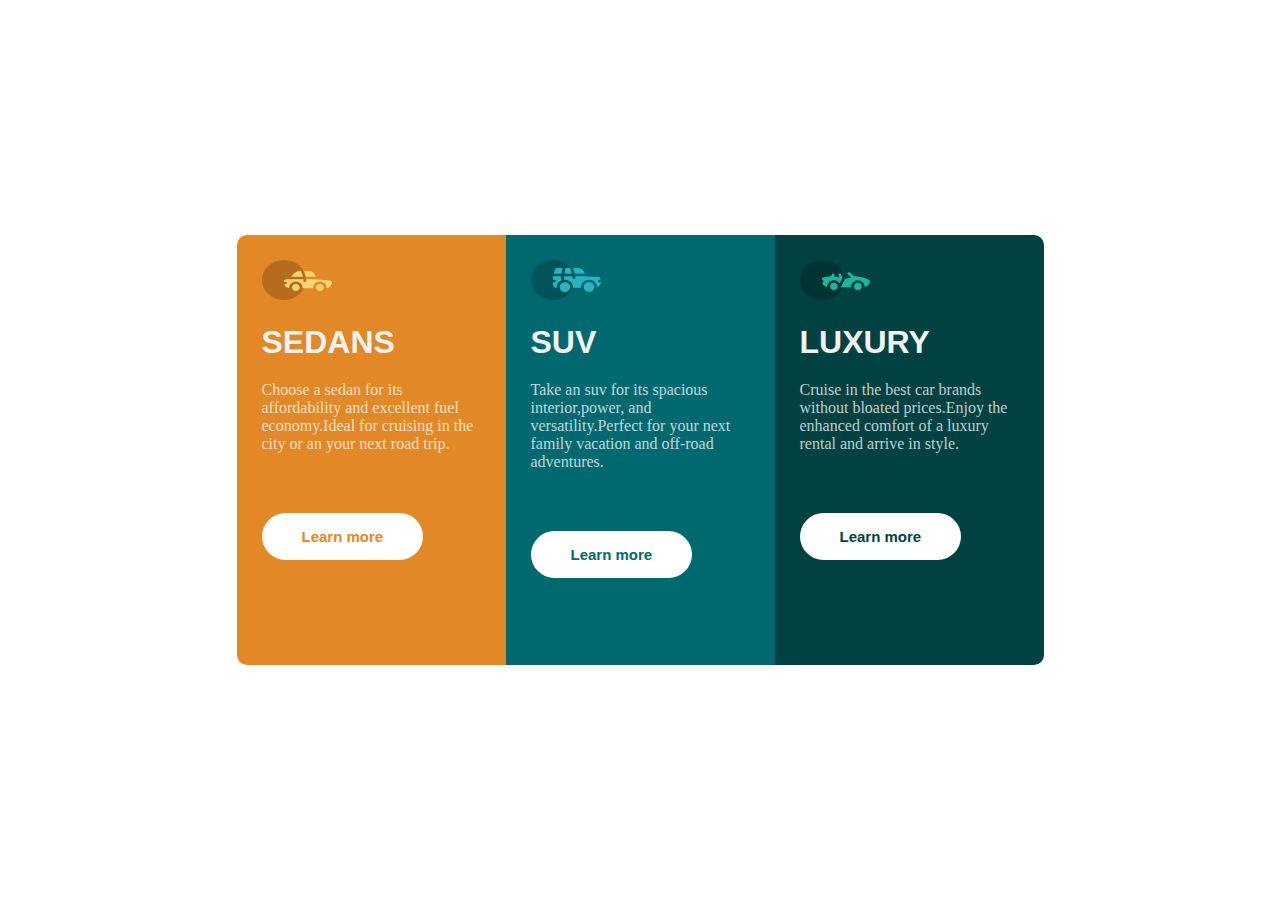
<file: CSS FLEX BOX/index.html>
<!DOCTYPE html>
<html lang="en">
<head>
    <meta charset="UTF-8">
    <meta http-equiv="X-UA-Compatible" content="IE=edge">
    <meta name="viewport" content="width=device-width, initial-scale=1.0">
    <title>flex layout</title>
    <link rel="stylesheet" href="style.css"/>
</head>
<body>
     

   <div class="box-container">
      <div class="box box1">
        <div class="content">
          <img src="icon-sedans.svg" alt="sedan logo" width="70px" height="40">
          <h1>SEDANS</h1>
          <p>Choose a sedan for its affordability and excellent fuel economy.Ideal
            for cruising in the city or an your next road trip.
          </p>
          <button class="btn btn1">Learn more</button>
        </div>
    
      </div>
      <div class="box box2">
        <div class="content">
          <img src="icon-suvs.svg" alt="suvs logo" width="70px" height="40">
          <h1>SUV</h1>
          <p>Take an suv for its spacious interior,power, and versatility.Perfect 
            for your next family vacation and off-road adventures.
          </p>
          <button class="btn btn2">Learn more</button>
        </div>
    
      </div>
      <div class="box box3">
        <div class="content">
          <img src="icon-luxury.svg" alt="luxury logo" width="70px" height="40">
          <h1>LUXURY</h1>
          <p>Cruise in the best car brands without bloated prices.Enjoy the enhanced
             comfort of a luxury rental and arrive in style.
          </p>
          <button class="btn btn3">Learn more</button>
        </div>
    
      </div>
      
    </div>
        
   </main> 
</body>
</html>
</file>
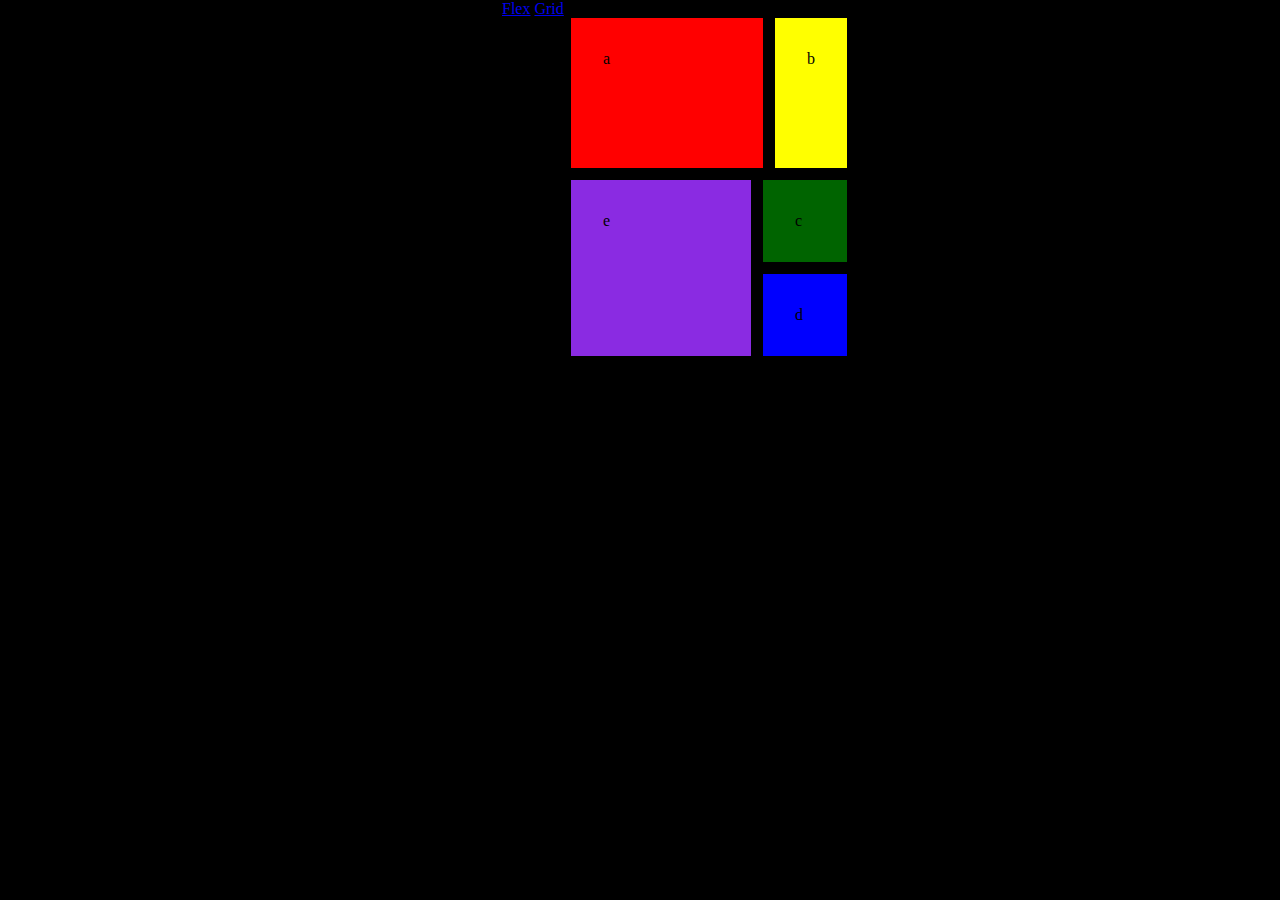
<file: GRID LAYOUT/grid.html>
<!DOCTYPE html>
<html lang="en">
<head>
    <meta charset="UTF-8">
    <meta http-equiv="X-UA-Compatible" content="IE=edge">
    <meta name="viewport" content="width=device-width, initial-scale=1.0">
    <title>Grid</title>
    <link rel="stylesheet" href="style1.css"/>
</head>
<body>
     <nav class="navbar background">
     <a href="index.html">Flex</a>
     <a href="grid.html">Grid</a>
    
<main>
    <div class="item-a">a</div>
    <div class="item-b">b</div> 
    <div class="item-c">c</div>
    <div class="item-d">d</div>
    <div class="item-e">e</div>


</main>


    
</body>
</html>
</file>
<file: CSS FLEX BOX/style.css>
*{
   margin: 0;
   padding: 0;
   box-sizing: border-box;
}
body{
   width: 100%;
   min-height: 100vh;
   display: flex;
   justify-content: center;
   align-content: center;
   
   }
.box-container{
   width: 100%;
   max-width: 1440px;
   display: flex;
   justify-content: center;
   align-items: center;
   flex-flow: wrap;
}
.box{
   width: 269px;
   padding: 15px;
   min-height: 430px;
}
.box1{
   background-color: hsl(31, 77%, 52%);
   border-top-left-radius: 10px;
   border-bottom-left-radius: 10px;
}
.box2{
   background-color: hsl(184, 100%, 22%);
  
}
.box3{
   background-color: hsl(179, 100%, 13%);
   border-top-right-radius: 10px;
   border-bottom-right-radius: 10px;
}
.content{
   padding: 10px;
}
 h1{
    color: hsl(0, 0%, 95%);
    text-transform: uppercase;
    font-family: 'Lexend Deca', sans-serif; 
    margin: 20px 0;
   
 }
 p{
    color: hsla(0, 0%, 100%, 0.75);
    font-family: 'Big-Shoulders Display', cursive;
 }
 .btn{
    margin: 60px 0;
    padding: 15px 40px;
    border: 0;
    border-radius: 30px;
    outline: none;
    background-color: #fff;
    font-size: 15px;
    cursor: pointer;
    font-family: 'Lexend Deca', sans-serif;
    font-weight: 700;

 }
 .btn1{
    color: hsl(31, 77%, 52%);
 }
     
.btn2{
    color: hsl(184, 100%, 22%);
 }
     
.btn3{
    color: hsl(179, 100%, 13%);
 }
     
 .btn:hover{
    background-color: transparent;
    border: 2px solid #fff;
    color: #fff;
    transition: 0.4s;
 }
</file>
<file: GRID LAYOUT/style1.css>
*{
    margin: 0;
    padding: 0;
}
body{
    background-color: black;
    
    place-items: center;
    min-height:100vh;

}


main{
    display: grid;
    grid-template-areas:
    "a a b"
    "e c c"
    "e d d" ;
    
    grid-template-columns: 150px 1fr ;
    grid-template-columns: 180px 1fr;
    grid-template-rows: 150px 1fr;
    gap: 12px;
    width: 50%;
    margin: auto;
}
main div{
    padding: 2rem;
    justify-items: center;
}
.item-a{
    background-color: red;
    grid-area: a;
    
}
.item-b{
    background-color: yellow;
    grid-area: b;
}  
.item-c{
    background-color:darkgreen;
    grid-area: c;
}  
.item-d{
    background-color: blue;
    grid-area: d;
}
.item-e{
    background-color: blueviolet;
    grid-area: e;
}
</file>
